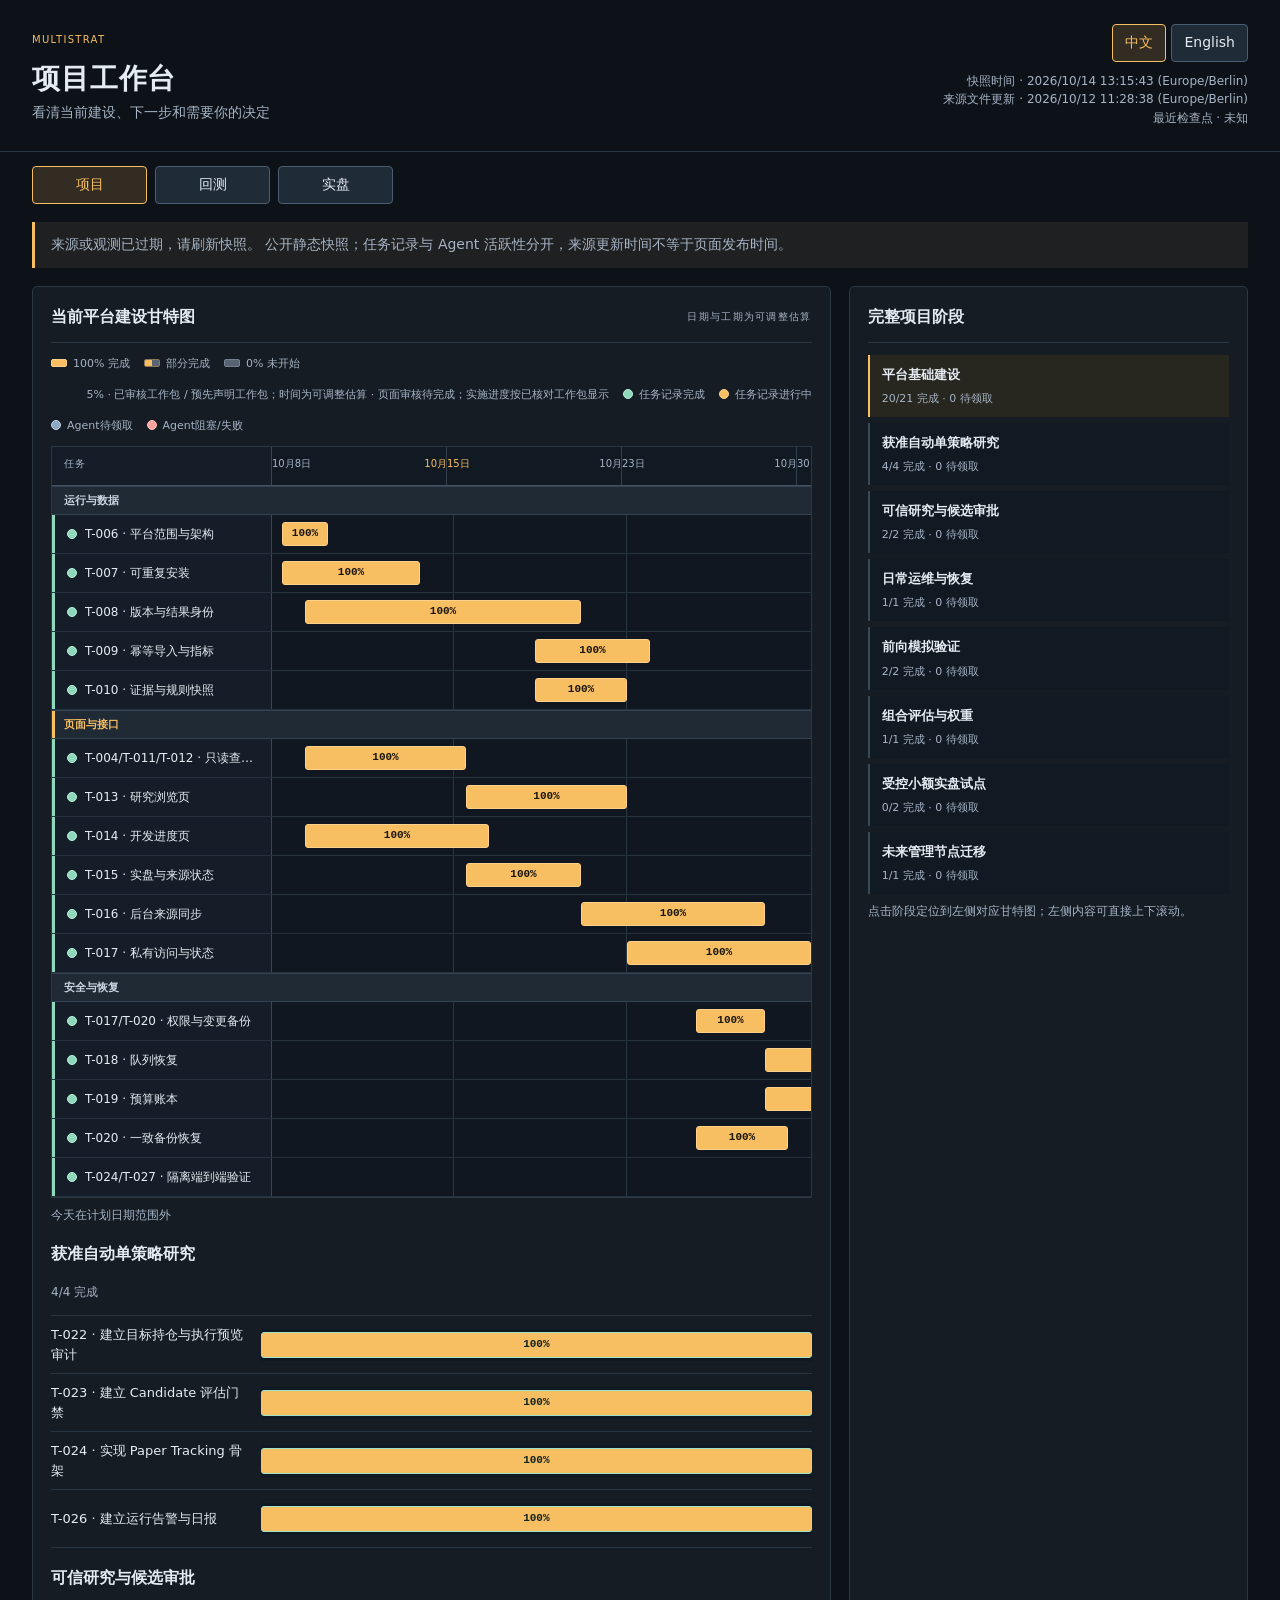
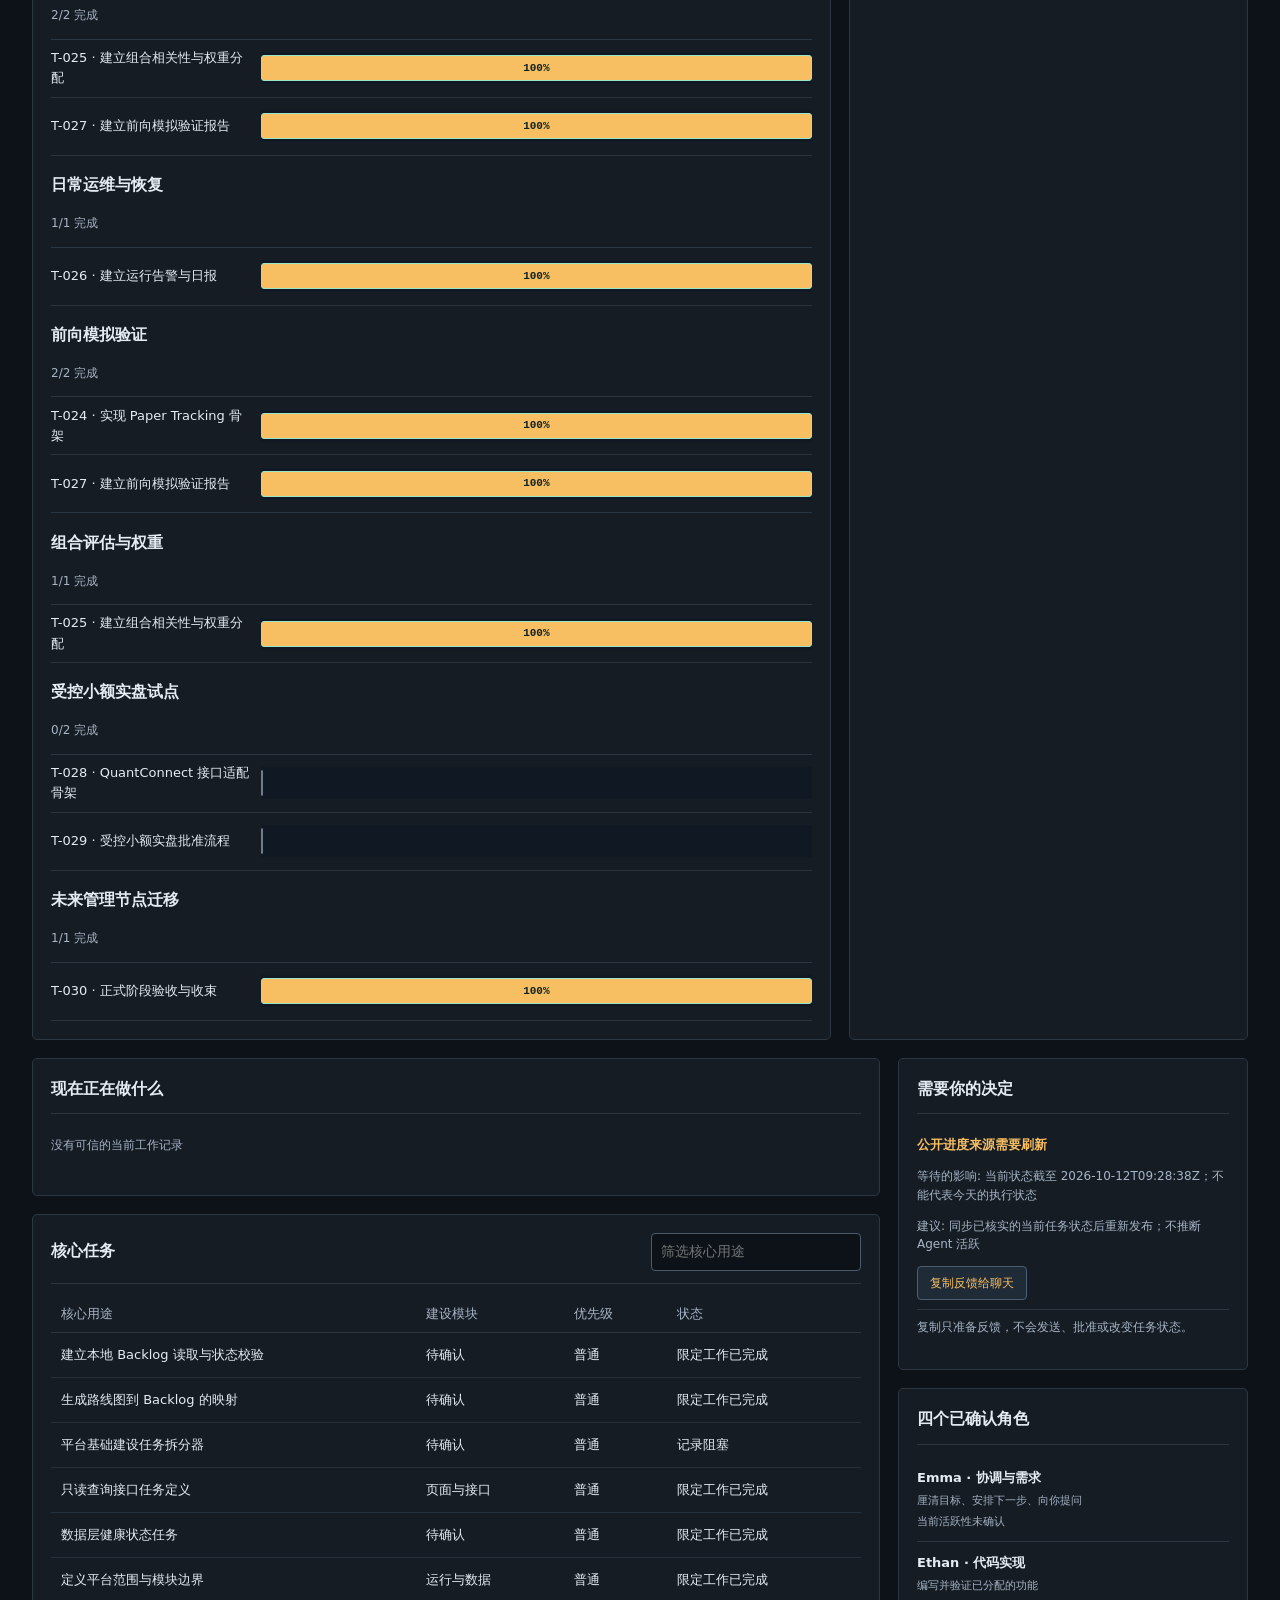
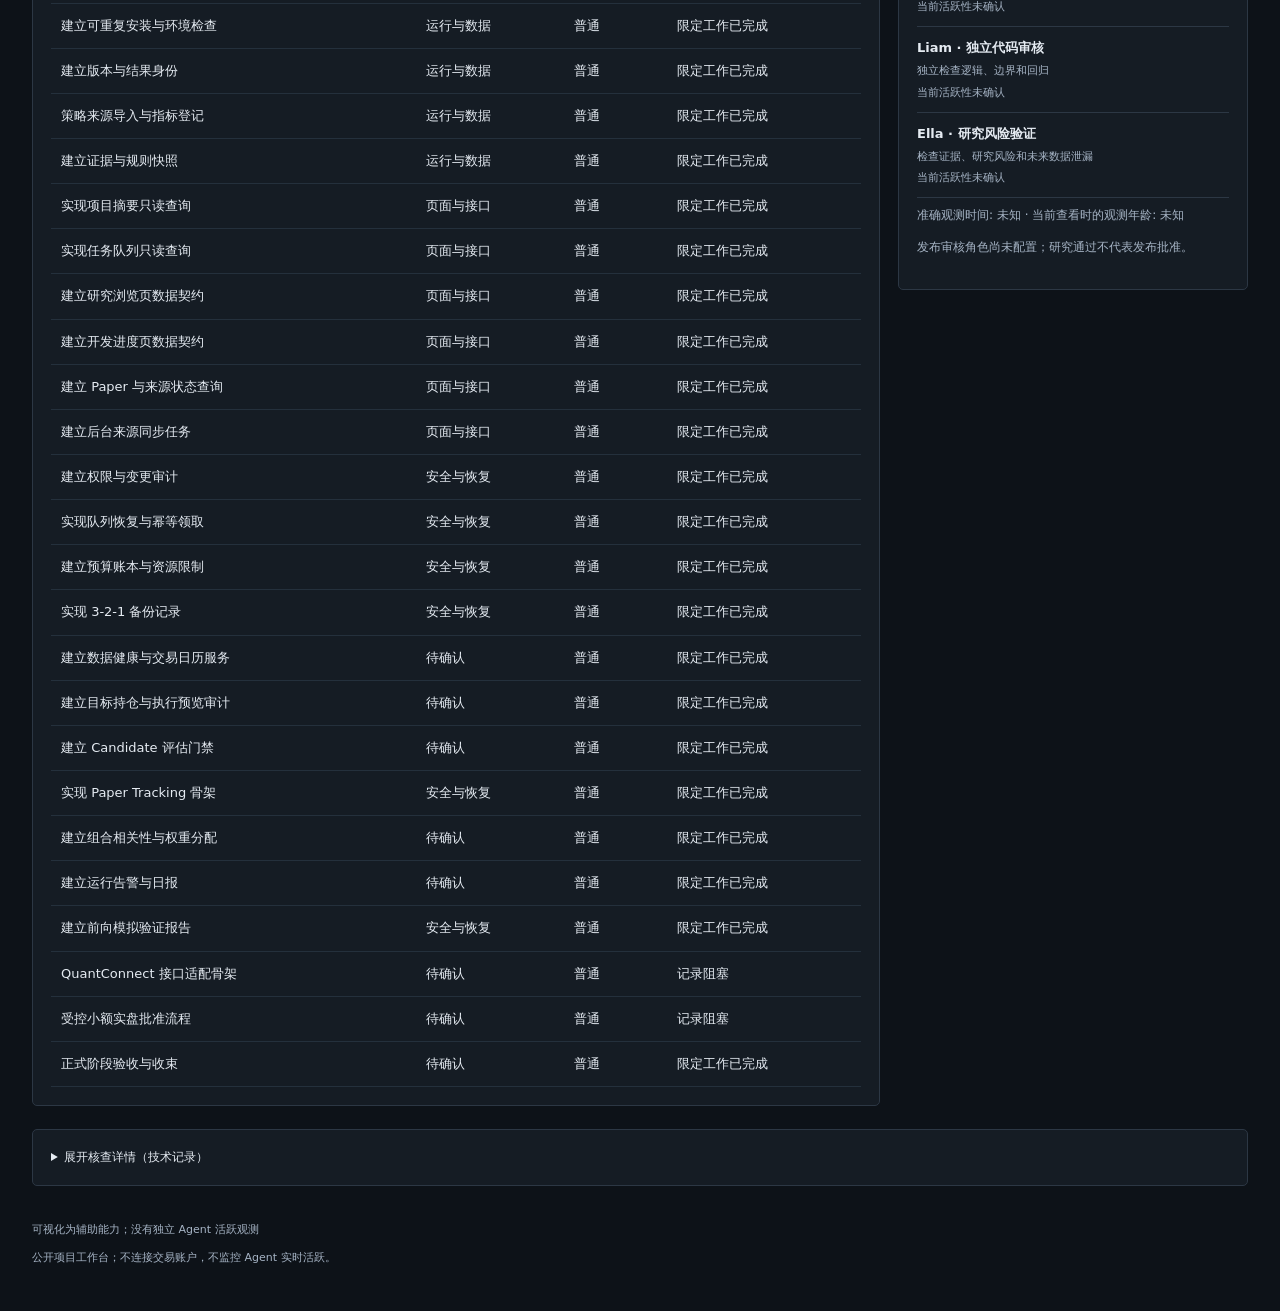
<file: index.html>
<!doctype html>
<html lang="zh-CN"><head><meta charset="utf-8"><meta name="viewport" content="width=device-width,initial-scale=1">
<meta http-equiv="Content-Security-Policy" content="default-src 'none'; script-src 'unsafe-inline'; style-src 'unsafe-inline'; img-src 'none'; connect-src 'none'; base-uri 'none'; form-action 'none'">
<meta name="multistrat-console-version" content="multistrat-workspace-v4"><title>MultiStrat</title><style>:root{color-scheme:dark;--bg:#0d1218;--panel:#151c24;--line:#2c3744;--text:#e5ebf2;--muted:#a6b4c5;--amber:#f7be62;--green:#90d8bc;--red:#ffa49d}*{box-sizing:border-box}body{margin:0;background:var(--bg);color:var(--text);font:14px/1.55 system-ui,-apple-system,"Segoe UI",sans-serif}header,main{max-width:1600px;margin:auto;padding:24px 32px}header{display:flex;justify-content:space-between;align-items:center;border-bottom:1px solid var(--line)}h1{margin:7px 0 2px;font-size:28px;letter-spacing:.03em}header p{margin:0;color:var(--muted)}h2{font-size:16px;margin:0}.eyebrow,.section-title>span{font-size:10px;letter-spacing:.13em;color:var(--muted)}.eyebrow{color:var(--amber)}.version{font-size:12px;color:var(--amber);border:1px solid #755c36;padding:3px 8px;vertical-align:middle}.header-time{text-align:right;font-size:12px;color:var(--muted);max-width:380px}.health{border-left:3px solid var(--amber);background:#1f2021;padding:12px 16px;color:var(--muted);margin-bottom:18px}.health strong{color:var(--amber)}.metrics{display:grid;grid-template-columns:repeat(4,1fr);gap:12px;margin-bottom:18px}.metric,.panel{background:var(--panel);border:1px solid var(--line);border-radius:5px}.metric{padding:15px 18px}.metric .value{font:600 27px/1.25 ui-monospace,Consolas,monospace;color:var(--text)}.metric .label{color:var(--muted);margin-top:6px;font-size:12px}.metric .note{font-size:11px;color:var(--muted);margin-top:6px}.workspace{display:grid;grid-template-columns:minmax(0,1fr) 350px;gap:18px}.primary,aside{min-width:0}.panel{padding:18px;margin-bottom:18px}.section-title{display:flex;justify-content:space-between;align-items:center;gap:12px;padding-bottom:12px;border-bottom:1px solid var(--line);margin-bottom:12px}.caption,.muted{font-size:12px;color:var(--muted)}.caption{margin:8px 0 14px}.table-wrap{overflow:auto}table{width:100%;border-collapse:collapse;text-align:left;font-size:12px}th{font-weight:500;color:var(--muted);padding:8px 10px;border-bottom:1px solid var(--line);white-space:nowrap}td{vertical-align:top;padding:12px 10px;border-bottom:1px solid #24303c;overflow-wrap:anywhere}td:first-child{width:47%}td p{margin:5px 0 0;color:var(--muted)}.task-id{font-family:ui-monospace,Consolas,monospace}.pill{display:inline-block;padding:3px 7px;background:#263341;color:#c7d6e7;border:1px solid #3a4c60;border-radius:3px;font-size:11px;white-space:normal}.pill.completed{color:var(--green);background:#18382e;border-color:#2b5e4c}.pill.running,.pill.waiting_human{color:var(--amber);background:#342d20;border-color:#645239}.pill.failed{color:var(--red);background:#3e2628;border-color:#674047}input{background:var(--bg);border:1px solid #4a5a6b;color:var(--text);padding:7px 9px;border-radius:4px;font:inherit;width:210px}label{font-size:12px;color:var(--muted)}:focus-visible{outline:2px solid var(--amber);outline-offset:3px}.skip{position:absolute;left:16px;top:-80px;color:var(--text);background:var(--panel);padding:10px}.skip:focus{top:12px;z-index:10}.module-grid{display:grid;grid-template-columns:repeat(2,minmax(0,1fr));gap:10px}.module{padding:12px;background:#111923;border:1px solid var(--line);border-radius:4px}.module h3{font-size:13px;margin:0 0 6px}.module p{font-size:11px;color:var(--muted);margin:0}.item{border-bottom:1px solid var(--line);padding:10px 0;overflow-wrap:anywhere}.item:last-child{border-bottom:none}.item h3{font-size:13px;margin:0 0 5px}.item p{font-size:12px;color:var(--muted);margin:4px 0}.highlight{color:var(--amber)}ul{padding-left:19px}li{padding:3px 0;font-size:12px;color:var(--muted)}.current-title{font-size:16px;font-family:ui-monospace,Consolas,monospace;overflow-wrap:anywhere}.daily-grid{display:grid;grid-template-columns:repeat(3,minmax(0,1fr));gap:16px}.daily-day h3{font-size:14px;color:var(--amber)}details{border-bottom:1px solid var(--line);padding:8px 0}summary{cursor:pointer;font-size:12px;overflow-wrap:anywhere}details p{font-size:12px;color:var(--muted);overflow-wrap:anywhere}footer{font-size:11px;color:var(--muted);padding:6px 0 24px;overflow-wrap:anywhere}.empty{color:var(--muted);font-size:12px;padding:10px 0}@media(max-width:1050px){.workspace{grid-template-columns:1fr}.daily-grid{grid-template-columns:repeat(2,minmax(0,1fr))}aside{display:grid;grid-template-columns:repeat(2,minmax(0,1fr));gap:14px}aside .panel{margin-bottom:0}aside{margin-bottom:18px}.metrics{grid-template-columns:repeat(2,1fr)}}@media(max-width:600px){header,main{padding:18px 14px}header{align-items:flex-start;flex-direction:column;gap:12px}.header-time{text-align:left}h1{font-size:24px}.metrics{gap:8px}.metric{padding:12px}.metric .value{font-size:22px}.workspace{gap:0}.panel{padding:13px}aside,.daily-grid,.module-grid{grid-template-columns:1fr}.section-title{align-items:flex-start;flex-wrap:wrap}input{width:170px}table{min-width:690px}.health{padding:10px 12px}.section-title>span{font-size:9px}}

/* Workstation v2 */
button{font:inherit;color:var(--text);background:#202b38;border:1px solid #4b5d71;border-radius:4px;padding:7px 12px;cursor:pointer}button[aria-pressed=true],button[aria-selected=true]{border-color:var(--amber);color:var(--amber);background:#332c22}.header-tools{display:flex;flex-direction:column;align-items:flex-end;gap:10px}.language{display:flex;gap:5px}nav{max-width:1600px;margin:0 auto;padding:14px 32px 0;display:flex;gap:8px}nav button{min-width:115px}main{padding-top:18px}.plan-layout{display:grid;grid-template-columns:minmax(0,2fr) minmax(270px,1fr);gap:18px}.progress-title{font-size:18px;margin:6px 0 10px;color:var(--amber)}.gantt-axis{display:flex;justify-content:space-between;margin:20px 0 7px 210px;font-size:11px;color:var(--muted)}.gantt-axis span:nth-child(2){color:var(--amber)}.gantt-row{display:grid;grid-template-columns:200px minmax(0,1fr);gap:10px;align-items:center;min-height:68px;border-bottom:1px solid #273441}.gantt-label strong{font-size:13px;display:block}.gantt-label small{font-size:10px;color:var(--muted);display:block;margin-top:4px}.gantt-row.active .gantt-label strong{color:var(--amber)}.gantt-track{position:relative;height:42px;background:repeating-linear-gradient(90deg,transparent,transparent calc(25% - 1px),#34414e calc(25% - 1px),#34414e 25%)}.gantt-bar{position:absolute;top:8px;height:27px;background:#30435a;border:1px solid #597390;border-radius:3px;font-size:11px;padding:4px 5px;white-space:nowrap;overflow:hidden}.active .gantt-bar{background:#59442c;border-color:var(--amber);color:#ffe0b0}.today-line{position:absolute;top:0;bottom:0;width:2px;background:var(--amber);z-index:1}.stage{padding:10px 12px;border-left:2px solid #384958;margin:0 0 6px;background:#111923}.stage strong{font-size:13px;display:block}.stage small{display:block;color:var(--amber);font-size:11px;margin-top:5px}.stage.current{border-color:var(--amber);background:#27261f}.subphase{font-size:11px;color:var(--muted);padding:4px 8px;margin-top:4px;border-left:2px solid #3d454b}.subphase.selected{color:var(--amber);border-color:var(--amber)}.deliverable{display:flex;justify-content:space-between;gap:10px;font-size:12px;border-bottom:1px solid var(--line);padding:8px 0}.role-item{padding:11px 0;border-bottom:1px solid var(--line)}.role-item h3{font-size:13px;margin:0}.role-item p{font-size:11px;color:var(--muted);margin:4px 0}.role-state{font-size:11px;display:block;color:var(--muted)}.role-state.working{color:var(--amber)}.decision{padding:9px 0;border-bottom:1px solid var(--line)}.decision h3{font-size:13px;margin:0 0 6px;color:var(--amber)}.decision p{font-size:12px;color:var(--muted)}textarea{width:100%;min-height:80px;margin-top:9px;color:var(--text);background:var(--bg);border:1px solid var(--line);padding:8px}.action{font-size:12px;color:var(--amber)}.placeholder{min-height:230px;padding:35px}.placeholder h2{font-size:22px;margin-bottom:18px}.placeholder p{max-width:700px;color:var(--muted)}[hidden]{display:none!important}.audit{margin-top:5px}td:first-child{width:45%}table{font-size:13px}footer{padding-bottom:10px}.current-title{font-family:inherit;font-size:21px;margin:8px 0 12px}.current-title+p{font-size:14px}#current-body p{color:var(--muted)}
@media(max-width:1050px){.plan-layout{grid-template-columns:minmax(0,2fr) minmax(230px,1fr)}.gantt-row{grid-template-columns:150px minmax(0,1fr)}.gantt-axis{margin-left:160px}}
@media(max-width:720px){.plan-layout{grid-template-columns:1fr}.header-tools{align-items:flex-start}.gantt-row{grid-template-columns:1fr;gap:5px;padding:10px 0}.gantt-axis{margin-left:0}.gantt-track{height:38px}.gantt-label small{display:inline;margin-left:8px}.gantt-label strong{display:inline}nav{padding:12px 14px 0}nav button{min-width:0;flex:1}.workspace{grid-template-columns:1fr}table{min-width:520px}.deliverable{flex-direction:column;gap:3px}}

/* All predeclared deliverables remain visible under their timeline group. */
.gantt-children{padding:4px 12px 14px;border-bottom:1px solid var(--line)}.gantt-children .deliverable{display:grid;grid-template-columns:minmax(0,1fr) minmax(0,1.2fr);padding:7px 0;overflow-wrap:anywhere}.block-progress{font-size:12px;color:var(--text);margin-top:5px}.gantt-label .caption{margin:3px 0}.gantt-row{min-height:108px}@media(max-width:720px){.gantt-children .deliverable{grid-template-columns:1fr;gap:3px}.gantt-children{padding-left:5px;padding-right:5px}.gantt-label .block-progress{display:block}}

/* Standard task-row Gantt. The label column remains aligned while the whole chart scrolls. */
.gantt-legend{display:flex;align-items:center;gap:14px;flex-wrap:wrap;font-size:11px;color:var(--muted);margin:2px 0 12px}.legend-item{display:inline-flex;align-items:center;gap:6px}.legend-item i{width:16px;height:8px;border-radius:2px;background:#596473;border:1px solid #758191}.legend-item i.complete{background:var(--amber);border-color:#ffd18a}.legend-item i.partial{background:linear-gradient(90deg,var(--amber) 50%,#596473 50%);border-color:#8c795a}.legend-basis{margin-left:auto}.gantt-scroll{overflow-x:auto;overscroll-behavior-inline:contain;border:1px solid var(--line);background:#101720}.gantt-chart{--gantt-label:220px;position:relative;min-width:920px}.gantt-head,.gantt-row{display:grid;grid-template-columns:var(--gantt-label) minmax(0,1fr);min-height:38px}.gantt-head{position:sticky;top:0;z-index:5;background:#111923;border-bottom:1px solid #45515f}.gantt-name-head,.gantt-label{position:sticky;left:0;z-index:4;background:#151e28;border-right:1px solid #3a4755;padding:9px 12px;white-space:nowrap;overflow:hidden;text-overflow:ellipsis}.gantt-name-head{font-size:10px;color:var(--muted);letter-spacing:.08em;text-transform:uppercase}.gantt-axis{position:relative;margin:0;height:38px;background:repeating-linear-gradient(90deg,transparent,transparent calc(25% - 1px),#33404e calc(25% - 1px),#33404e 25%)}.gantt-axis span{position:absolute;top:9px;transform:translateX(-50%);font-size:10px;color:var(--muted);white-space:nowrap}.gantt-axis span:first-child{transform:none}.gantt-axis span:last-child{transform:translateX(-100%)}.gantt-group{display:grid;grid-template-columns:var(--gantt-label) minmax(0,1fr);min-height:28px;background:#202a35;border-top:1px solid #344352;border-bottom:1px solid #344352}.gantt-group-title{position:sticky;left:0;z-index:4;grid-column:1/-1;padding:5px 12px;color:#cbd5e1;font-size:11px;font-weight:650;background:#202a35}.gantt-group.active .gantt-group-title{color:var(--amber);box-shadow:inset 3px 0 var(--amber)}.gantt-row{border-bottom:1px solid #26333f;align-items:stretch}.gantt-label{font-size:12px;line-height:20px}.gantt-track{position:relative;height:auto;min-height:38px;background:repeating-linear-gradient(90deg,transparent,transparent calc(25% - 1px),#2b3743 calc(25% - 1px),#2b3743 25%)}.gantt-bar{position:absolute;top:7px;height:24px;min-width:38px;padding:0;border:1px solid #707c8a;border-radius:3px;background:#535e6b;overflow:hidden;color:#f8fbff}.gantt-fill{position:absolute;inset:0 auto 0 0;background:var(--amber)}.gantt-bar.complete{background:var(--amber);border-color:#ffd18a;color:#1a160e}.gantt-bar.not-started{background:#535e6b}.gantt-bar.unreviewed{background:repeating-linear-gradient(135deg,#535e6b,#535e6b 5px,#424c58 5px,#424c58 10px)}.gantt-value{position:absolute;inset:0;display:grid;place-items:center;font:700 11px/1 ui-monospace,Consolas,monospace;color:inherit;text-shadow:0 1px 2px #101418;z-index:2}.gantt-bar.complete .gantt-value{text-shadow:none}.gantt-today{position:absolute;top:38px;bottom:0;width:2px;background:var(--amber);z-index:3;pointer-events:none;box-shadow:0 0 0 1px #17120a}.gantt-today:before{content:"";position:absolute;top:0;left:-3px;border-left:4px solid transparent;border-right:4px solid transparent;border-top:6px solid var(--amber)}
@media(max-width:1050px){.gantt-chart{--gantt-label:190px}.gantt-head,.gantt-row{grid-template-columns:var(--gantt-label) minmax(0,1fr)}.gantt-axis{margin:0}}
@media(max-width:720px){.gantt-scroll{margin-left:-4px;margin-right:-4px}.gantt-chart{--gantt-label:170px;min-width:860px}.gantt-head,.gantt-row{grid-template-columns:var(--gantt-label) minmax(0,1fr);padding:0;gap:0;min-height:38px}.gantt-label{display:block;padding:9px 10px}.gantt-track{height:auto}.legend-basis{width:100%;margin-left:0}}
.legend-item i.agent-completed{background:var(--green);border-color:#b9f0d9;border-radius:50%;width:10px;height:10px}.legend-item i.agent-running{background:var(--amber);border-color:#ffd18a;border-radius:50%;width:10px;height:10px}.legend-item i.agent-ready{background:#8fa8c2;border-color:#c5d5e5;border-radius:50%;width:10px;height:10px}.legend-item i.agent-blocked{background:var(--red);border-color:#ffc0bb;border-radius:50%;width:10px;height:10px}.gantt-row.agent-completed .gantt-label{border-left:3px solid var(--green)}.gantt-row.agent-running .gantt-label{border-left:3px solid var(--amber)}.gantt-row.agent-ready .gantt-label{border-left:3px solid #8fa8c2}.gantt-row.agent-blocked .gantt-label,.gantt-row.agent-failed .gantt-label{border-left:3px solid var(--red)}
.agent-marker{display:inline-block;width:10px;height:10px;margin-right:8px;border-radius:50%;vertical-align:middle;border:1px solid #758191}.agent-marker.agent-completed{background:var(--green);border-color:#b9f0d9}.agent-marker.agent-running{background:var(--amber);border-color:#ffd18a}.agent-marker.agent-ready{background:#8fa8c2;border-color:#c5d5e5}.agent-marker.agent-blocked,.agent-marker.agent-failed{background:var(--red);border-color:#ffc0bb}.agent-marker.agent-unknown{background:#596473}
/* Stage journey navigation */
.stage-button{display:block;width:100%;text-align:left;border:0;background:transparent;padding:0;color:inherit}.stage-button small{display:block;color:var(--muted);font-size:11px;margin-top:5px}.stage-task-list{margin-top:8px;border-top:1px solid var(--line)}.stage-task{display:flex;justify-content:space-between;padding:6px 0;border-bottom:1px solid var(--line);font-size:11px}.stage-task-status.completed{color:#9be3c8}.stage-task-status.running{color:var(--amber)}.stage-task-status.ready{color:#a8bfd8}.stage-task-status.blocked,.stage-task-status.failed{color:#ffaaa5}
/* Stage-specific execution view */
.stage-gantt{border-top:1px solid var(--line)}.stage-gantt-row{display:grid;grid-template-columns:200px minmax(0,1fr);gap:10px;align-items:center;min-height:58px;border-bottom:1px solid #273441}.stage-gantt-label{font-size:13px;color:var(--text)}.stage-gantt-track{position:relative;height:32px;background:#101923}.stage-gantt-row .gantt-bar{top:3px;height:26px;min-width:2px}.stage-gantt-row.complete .gantt-bar{background:#9be3c8;color:#10231d;border-color:#9be3c8}.stage-gantt-row.partial .gantt-bar{background:var(--amber);color:#241b0d;border-color:var(--amber)}
</style></head><body>
<a class="skip" href="#current" data-i18n="skip"></a>
<header><div><span class="eyebrow">MULTISTRAT</span><h1 data-i18n="title"></h1><p data-i18n="subtitle"></p></div><div class="header-tools"><div class="language"><button id="lang-zh" lang="zh" aria-label="中文">中文</button><button id="lang-en" lang="en" aria-label="English">English</button></div><div id="snapshot-time" class="header-time"></div></div></header>
<nav id="tabs" role="tablist"><button id="tab-project" role="tab" aria-controls="project" data-i18n="project"></button><button id="tab-backtests" role="tab" aria-controls="backtests" data-i18n="backtests"></button><button id="tab-live" role="tab" aria-controls="live" data-i18n="live"></button></nav>
<main><section id="health" class="health"></section>
<div id="project" role="tabpanel" aria-labelledby="tab-project"><div class="plan-layout"><section class="panel"><div class="section-title"><h2 data-i18n="buildTimeline"></h2><span data-i18n="provisional"></span></div><div id="progress-summary"></div><div id="gantt"></div></section><section class="panel"><div class="section-title"><h2 data-i18n="fullRoadmap"></h2></div><div id="stages"></div></section></div>
<div class="workspace"><div class="primary"><section class="panel" id="current"><div class="section-title"><h2 data-i18n="currentWork"></h2></div><div id="current-body"></div></section><section class="panel" id="tasks"><div class="section-title"><h2 data-i18n="coreTasks"></h2><input id="filter" type="search"></div><div class="table-wrap"><table><thead><tr><th data-i18n="purpose"></th><th data-i18n="constructionBlock"></th><th data-i18n="priority"></th><th data-i18n="status"></th></tr></thead><tbody id="task-rows"></tbody></table></div></section></div>
<aside><section class="panel"><div class="section-title"><h2 data-i18n="decisionSupport"></h2></div><div id="decisions"></div><p class="caption" data-i18n="copyNotice"></p></section><section class="panel"><div class="section-title"><h2 data-i18n="agentRoles"></h2></div><div id="roles"></div><p id="observed-at" class="caption"></p><p class="caption" data-i18n="publicationRole"></p></section></aside></div>
<details class="panel audit"><summary data-i18n="auditDetails"></summary><div id="audit"></div></details></div>
<section id="backtests" role="tabpanel" aria-labelledby="tab-backtests" hidden class="panel placeholder"><h2 data-i18n="backtestReserved"></h2><p data-i18n="backtestEmpty"></p></section>
<section id="live" role="tabpanel" aria-labelledby="tab-live" hidden class="panel placeholder"><h2 data-i18n="liveReserved"></h2><p data-i18n="liveEmpty"></p></section>
<footer id="footer"></footer></main><script id="snapshot" type="application/json">{"schema_version": "local-progress.v1", "public_schema": "current-workspace.v1", "consoleVersion": "multistrat-workspace-v4", "projectKey": "multistrat-cloud-2026-10-06", "startedAt": "2026-10-06", "public_static": true, "generated_at": "2026-10-14T11:15:43.013571Z", "daily_timezone": "Europe/Berlin", "source": {"status": "stale", "modified_at": "2026-10-12T09:28:38Z", "last_checkpoint_at": null, "age_seconds": 179225.013571, "stale_limit_seconds": 1800, "reason": "Repository backlog snapshot; not live Agent observation"}, "modules": [], "roadmap": {"status": "local_plan"}, "tasks": [{"id": "T-001", "status": "completed", "dependencies": [], "acceptance": [], "checkpoint": "", "history": [], "executor_status": "unknown"}, {"id": "T-002", "status": "completed", "dependencies": [], "acceptance": [], "checkpoint": "", "history": [], "executor_status": "unknown"}, {"id": "T-003", "status": "blocked", "dependencies": [], "acceptance": [], "checkpoint": "", "history": [], "executor_status": "unknown"}, {"id": "T-004", "status": "completed", "dependencies": [], "acceptance": [], "checkpoint": "", "history": [], "executor_status": "unknown"}, {"id": "T-005", "status": "completed", "dependencies": [], "acceptance": [], "checkpoint": "", "history": [], "executor_status": "unknown"}, {"id": "T-006", "status": "completed", "dependencies": [], "acceptance": [], "checkpoint": "", "history": [], "executor_status": "unknown"}, {"id": "T-007", "status": "completed", "dependencies": [], "acceptance": [], "checkpoint": "", "history": [], "executor_status": "unknown"}, {"id": "T-008", "status": "completed", "dependencies": [], "acceptance": [], "checkpoint": "", "history": [], "executor_status": "unknown"}, {"id": "T-009", "status": "completed", "dependencies": [], "acceptance": [], "checkpoint": "", "history": [], "executor_status": "unknown"}, {"id": "T-010", "status": "completed", "dependencies": [], "acceptance": [], "checkpoint": "", "history": [], "executor_status": "unknown"}, {"id": "T-011", "status": "completed", "dependencies": [], "acceptance": [], "checkpoint": "", "history": [], "executor_status": "unknown"}, {"id": "T-012", "status": "completed", "dependencies": [], "acceptance": [], "checkpoint": "", "history": [], "executor_status": "unknown"}, {"id": "T-013", "status": "completed", "dependencies": [], "acceptance": [], "checkpoint": "", "history": [], "executor_status": "unknown"}, {"id": "T-014", "status": "completed", "dependencies": [], "acceptance": [], "checkpoint": "", "history": [], "executor_status": "unknown"}, {"id": "T-015", "status": "completed", "dependencies": [], "acceptance": [], "checkpoint": "", "history": [], "executor_status": "unknown"}, {"id": "T-016", "status": "completed", "dependencies": [], "acceptance": [], "checkpoint": "", "history": [], "executor_status": "unknown"}, {"id": "T-017", "status": "completed", "dependencies": [], "acceptance": [], "checkpoint": "", "history": [], "executor_status": "unknown"}, {"id": "T-018", "status": "completed", "dependencies": [], "acceptance": [], "checkpoint": "", "history": [], "executor_status": "unknown"}, {"id": "T-019", "status": "completed", "dependencies": [], "acceptance": [], "checkpoint": "", "history": [], "executor_status": "unknown"}, {"id": "T-020", "status": "completed", "dependencies": [], "acceptance": [], "checkpoint": "", "history": [], "executor_status": "unknown"}, {"id": "T-021", "status": "completed", "dependencies": [], "acceptance": [], "checkpoint": "", "history": [], "executor_status": "unknown"}, {"id": "T-022", "status": "completed", "dependencies": [], "acceptance": [], "checkpoint": "", "history": [], "executor_status": "unknown"}, {"id": "T-023", "status": "completed", "dependencies": [], "acceptance": [], "checkpoint": "", "history": [], "executor_status": "unknown"}, {"id": "T-024", "status": "completed", "dependencies": [], "acceptance": [], "checkpoint": "", "history": [], "executor_status": "unknown"}, {"id": "T-025", "status": "completed", "dependencies": [], "acceptance": [], "checkpoint": "", "history": [], "executor_status": "unknown"}, {"id": "T-026", "status": "completed", "dependencies": [], "acceptance": [], "checkpoint": "", "history": [], "executor_status": "unknown"}, {"id": "T-027", "status": "completed", "dependencies": [], "acceptance": [], "checkpoint": "", "history": [], "executor_status": "unknown"}, {"id": "T-028", "status": "blocked", "dependencies": [], "acceptance": [], "checkpoint": "", "history": [], "executor_status": "unknown"}, {"id": "T-029", "status": "blocked", "dependencies": [], "acceptance": [], "checkpoint": "", "history": [], "executor_status": "unknown"}, {"id": "T-030", "status": "completed", "dependencies": [], "acceptance": [], "checkpoint": "", "history": [], "executor_status": "unknown"}], "current_task": null, "counts": {"completed": 27, "total": 30}, "blockers": [], "daily": [], "agents": [], "agent_observation": {"status": "unknown", "observed_at": null}, "implementation_role": "configured", "native_visualization": "not observed", "milestone_acceptance": "unverified", "presentation_schema": "workstation.v2", "task_views": [{"id": "T-001", "purpose": {"zh": "建立本地 Backlog 读取与状态校验", "en": "Local backlog reading and validation"}, "block": null, "priority": "normal", "status": "completed", "status_text": {"zh": "限定工作已完成", "en": "Bounded work complete"}}, {"id": "T-002", "purpose": {"zh": "生成路线图到 Backlog 的映射", "en": "Roadmap-to-backlog mapping"}, "block": null, "priority": "normal", "status": "completed", "status_text": {"zh": "限定工作已完成", "en": "Bounded work complete"}}, {"id": "T-003", "purpose": {"zh": "平台基础建设任务拆分器", "en": "Platform task decomposition"}, "block": null, "priority": "normal", "status": "blocked", "status_text": {"zh": "记录阻塞", "en": "Recorded blocked"}}, {"id": "T-004", "purpose": {"zh": "只读查询接口任务定义", "en": "Read-only query contract"}, "block": "B", "priority": "normal", "status": "completed", "status_text": {"zh": "限定工作已完成", "en": "Bounded work complete"}}, {"id": "T-005", "purpose": {"zh": "数据层健康状态任务", "en": "Data health task"}, "block": null, "priority": "normal", "status": "completed", "status_text": {"zh": "限定工作已完成", "en": "Bounded work complete"}}, {"id": "T-006", "purpose": {"zh": "定义平台范围与模块边界", "en": "Platform scope and module boundaries"}, "block": "A", "priority": "normal", "status": "completed", "status_text": {"zh": "限定工作已完成", "en": "Bounded work complete"}}, {"id": "T-007", "purpose": {"zh": "建立可重复安装与环境检查", "en": "Repeatable installation and environment checks"}, "block": "A", "priority": "normal", "status": "completed", "status_text": {"zh": "限定工作已完成", "en": "Bounded work complete"}}, {"id": "T-008", "purpose": {"zh": "建立版本与结果身份", "en": "Version and result identity"}, "block": "A", "priority": "normal", "status": "completed", "status_text": {"zh": "限定工作已完成", "en": "Bounded work complete"}}, {"id": "T-009", "purpose": {"zh": "策略来源导入与指标登记", "en": "Source imports and metric registration"}, "block": "A", "priority": "normal", "status": "completed", "status_text": {"zh": "限定工作已完成", "en": "Bounded work complete"}}, {"id": "T-010", "purpose": {"zh": "建立证据与规则快照", "en": "Evidence and policy snapshots"}, "block": "A", "priority": "normal", "status": "completed", "status_text": {"zh": "限定工作已完成", "en": "Bounded work complete"}}, {"id": "T-011", "purpose": {"zh": "实现项目摘要只读查询", "en": "Read-only project summary"}, "block": "B", "priority": "normal", "status": "completed", "status_text": {"zh": "限定工作已完成", "en": "Bounded work complete"}}, {"id": "T-012", "purpose": {"zh": "实现任务队列只读查询", "en": "Read-only task queue"}, "block": "B", "priority": "normal", "status": "completed", "status_text": {"zh": "限定工作已完成", "en": "Bounded work complete"}}, {"id": "T-013", "purpose": {"zh": "建立研究浏览页数据契约", "en": "Research browser data contract"}, "block": "B", "priority": "normal", "status": "completed", "status_text": {"zh": "限定工作已完成", "en": "Bounded work complete"}}, {"id": "T-014", "purpose": {"zh": "建立开发进度页数据契约", "en": "Development progress data contract"}, "block": "B", "priority": "normal", "status": "completed", "status_text": {"zh": "限定工作已完成", "en": "Bounded work complete"}}, {"id": "T-015", "purpose": {"zh": "建立 Paper 与来源状态查询", "en": "Paper and source status queries"}, "block": "B", "priority": "normal", "status": "completed", "status_text": {"zh": "限定工作已完成", "en": "Bounded work complete"}}, {"id": "T-016", "purpose": {"zh": "建立后台来源同步任务", "en": "Background source synchronization"}, "block": "B", "priority": "normal", "status": "completed", "status_text": {"zh": "限定工作已完成", "en": "Bounded work complete"}}, {"id": "T-017", "purpose": {"zh": "建立权限与变更审计", "en": "Permissions and change audit"}, "block": "C", "priority": "normal", "status": "completed", "status_text": {"zh": "限定工作已完成", "en": "Bounded work complete"}}, {"id": "T-018", "purpose": {"zh": "实现队列恢复与幂等领取", "en": "Queue recovery and idempotent claiming"}, "block": "C", "priority": "normal", "status": "completed", "status_text": {"zh": "限定工作已完成", "en": "Bounded work complete"}}, {"id": "T-019", "purpose": {"zh": "建立预算账本与资源限制", "en": "Budget ledger and resource limits"}, "block": "C", "priority": "normal", "status": "completed", "status_text": {"zh": "限定工作已完成", "en": "Bounded work complete"}}, {"id": "T-020", "purpose": {"zh": "实现 3-2-1 备份记录", "en": "3-2-1 backup records"}, "block": "C", "priority": "normal", "status": "completed", "status_text": {"zh": "限定工作已完成", "en": "Bounded work complete"}}, {"id": "T-021", "purpose": {"zh": "建立数据健康与交易日历服务", "en": "Data health and trading calendar"}, "block": null, "priority": "normal", "status": "completed", "status_text": {"zh": "限定工作已完成", "en": "Bounded work complete"}}, {"id": "T-022", "purpose": {"zh": "建立目标持仓与执行预览审计", "en": "Target positions and execution preview audit"}, "block": null, "priority": "normal", "status": "completed", "status_text": {"zh": "限定工作已完成", "en": "Bounded work complete"}}, {"id": "T-023", "purpose": {"zh": "建立 Candidate 评估门禁", "en": "Candidate evaluation gate"}, "block": null, "priority": "normal", "status": "completed", "status_text": {"zh": "限定工作已完成", "en": "Bounded work complete"}}, {"id": "T-024", "purpose": {"zh": "实现 Paper Tracking 骨架", "en": "Paper tracking foundations"}, "block": "C", "priority": "normal", "status": "completed", "status_text": {"zh": "限定工作已完成", "en": "Bounded work complete"}}, {"id": "T-025", "purpose": {"zh": "建立组合相关性与权重分配", "en": "Portfolio correlation and allocation"}, "block": null, "priority": "normal", "status": "completed", "status_text": {"zh": "限定工作已完成", "en": "Bounded work complete"}}, {"id": "T-026", "purpose": {"zh": "建立运行告警与日报", "en": "Operational alerts and daily report"}, "block": null, "priority": "normal", "status": "completed", "status_text": {"zh": "限定工作已完成", "en": "Bounded work complete"}}, {"id": "T-027", "purpose": {"zh": "建立前向模拟验证报告", "en": "Forward simulation validation report"}, "block": "C", "priority": "normal", "status": "completed", "status_text": {"zh": "限定工作已完成", "en": "Bounded work complete"}}, {"id": "T-028", "purpose": {"zh": "QuantConnect 接口适配骨架", "en": "QuantConnect adapter foundations"}, "block": null, "priority": "normal", "status": "blocked", "status_text": {"zh": "记录阻塞", "en": "Recorded blocked"}}, {"id": "T-029", "purpose": {"zh": "受控小额实盘批准流程", "en": "Controlled live approval process"}, "block": null, "priority": "normal", "status": "blocked", "status_text": {"zh": "记录阻塞", "en": "Recorded blocked"}}, {"id": "T-030", "purpose": {"zh": "正式阶段验收与收束", "en": "Formal stage acceptance and closure"}, "block": null, "priority": "normal", "status": "completed", "status_text": {"zh": "限定工作已完成", "en": "Bounded work complete"}}], "stage_views": [{"id": "M0", "tasks": [{"id": "T-001", "title": "建立本地 Backlog 读取与状态校验", "status": "completed", "labels": {"zh": "建立本地 Backlog 读取与状态校验", "en": "Local backlog reading and validation"}}, {"id": "T-002", "title": "生成路线图到 Backlog 的映射", "status": "completed", "labels": {"zh": "生成路线图到 Backlog 的映射", "en": "Roadmap-to-backlog mapping"}}, {"id": "T-003", "title": "平台基础建设任务拆分器", "status": "blocked", "labels": {"zh": "平台基础建设任务拆分器", "en": "Platform task decomposition"}}, {"id": "T-004", "title": "只读查询接口任务定义", "status": "completed", "labels": {"zh": "只读查询接口任务定义", "en": "Read-only query contract"}}, {"id": "T-005", "title": "数据层健康状态任务", "status": "completed", "labels": {"zh": "数据层健康状态任务", "en": "Data health task"}}, {"id": "T-006", "title": "定义平台范围与模块边界", "status": "completed", "labels": {"zh": "定义平台范围与模块边界", "en": "Platform scope and module boundaries"}}, {"id": "T-007", "title": "建立可重复安装与环境检查", "status": "completed", "labels": {"zh": "建立可重复安装与环境检查", "en": "Repeatable installation and environment checks"}}, {"id": "T-008", "title": "建立版本与结果身份", "status": "completed", "labels": {"zh": "建立版本与结果身份", "en": "Version and result identity"}}, {"id": "T-009", "title": "策略来源导入与指标登记", "status": "completed", "labels": {"zh": "策略来源导入与指标登记", "en": "Source imports and metric registration"}}, {"id": "T-010", "title": "建立证据与规则快照", "status": "completed", "labels": {"zh": "建立证据与规则快照", "en": "Evidence and policy snapshots"}}, {"id": "T-011", "title": "实现项目摘要只读查询", "status": "completed", "labels": {"zh": "实现项目摘要只读查询", "en": "Read-only project summary"}}, {"id": "T-012", "title": "实现任务队列只读查询", "status": "completed", "labels": {"zh": "实现任务队列只读查询", "en": "Read-only task queue"}}, {"id": "T-013", "title": "建立研究浏览页数据契约", "status": "completed", "labels": {"zh": "建立研究浏览页数据契约", "en": "Research browser data contract"}}, {"id": "T-014", "title": "建立开发进度页数据契约", "status": "completed", "labels": {"zh": "建立开发进度页数据契约", "en": "Development progress data contract"}}, {"id": "T-015", "title": "建立 Paper 与来源状态查询", "status": "completed", "labels": {"zh": "建立 Paper 与来源状态查询", "en": "Paper and source status queries"}}, {"id": "T-016", "title": "建立后台来源同步任务", "status": "completed", "labels": {"zh": "建立后台来源同步任务", "en": "Background source synchronization"}}, {"id": "T-017", "title": "建立权限与变更审计", "status": "completed", "labels": {"zh": "建立权限与变更审计", "en": "Permissions and change audit"}}, {"id": "T-018", "title": "实现队列恢复与幂等领取", "status": "completed", "labels": {"zh": "实现队列恢复与幂等领取", "en": "Queue recovery and idempotent claiming"}}, {"id": "T-019", "title": "建立预算账本与资源限制", "status": "completed", "labels": {"zh": "建立预算账本与资源限制", "en": "Budget ledger and resource limits"}}, {"id": "T-020", "title": "实现 3-2-1 备份记录", "status": "completed", "labels": {"zh": "实现 3-2-1 备份记录", "en": "3-2-1 backup records"}}, {"id": "T-021", "title": "建立数据健康与交易日历服务", "status": "completed", "labels": {"zh": "建立数据健康与交易日历服务", "en": "Data health and trading calendar"}}], "total": 21, "completed": 20, "ready": 0, "running": 0, "blocked": 1}, {"id": "M0.5", "tasks": [{"id": "T-022", "title": "建立目标持仓与执行预览审计", "status": "completed", "labels": {"zh": "建立目标持仓与执行预览审计", "en": "Target positions and execution preview audit"}}, {"id": "T-023", "title": "建立 Candidate 评估门禁", "status": "completed", "labels": {"zh": "建立 Candidate 评估门禁", "en": "Candidate evaluation gate"}}, {"id": "T-024", "title": "实现 Paper Tracking 骨架", "status": "completed", "labels": {"zh": "实现 Paper Tracking 骨架", "en": "Paper tracking foundations"}}, {"id": "T-026", "title": "建立运行告警与日报", "status": "completed", "labels": {"zh": "建立运行告警与日报", "en": "Operational alerts and daily report"}}], "total": 4, "completed": 4, "ready": 0, "running": 0, "blocked": 0}, {"id": "M1", "tasks": [{"id": "T-025", "title": "建立组合相关性与权重分配", "status": "completed", "labels": {"zh": "建立组合相关性与权重分配", "en": "Portfolio correlation and allocation"}}, {"id": "T-027", "title": "建立前向模拟验证报告", "status": "completed", "labels": {"zh": "建立前向模拟验证报告", "en": "Forward simulation validation report"}}], "total": 2, "completed": 2, "ready": 0, "running": 0, "blocked": 0}, {"id": "OPS", "tasks": [{"id": "T-026", "title": "建立运行告警与日报", "status": "completed", "labels": {"zh": "建立运行告警与日报", "en": "Operational alerts and daily report"}}], "total": 1, "completed": 1, "ready": 0, "running": 0, "blocked": 0}, {"id": "PAPER", "tasks": [{"id": "T-024", "title": "实现 Paper Tracking 骨架", "status": "completed", "labels": {"zh": "实现 Paper Tracking 骨架", "en": "Paper tracking foundations"}}, {"id": "T-027", "title": "建立前向模拟验证报告", "status": "completed", "labels": {"zh": "建立前向模拟验证报告", "en": "Forward simulation validation report"}}], "total": 2, "completed": 2, "ready": 0, "running": 0, "blocked": 0}, {"id": "PORTFOLIO", "tasks": [{"id": "T-025", "title": "建立组合相关性与权重分配", "status": "completed", "labels": {"zh": "建立组合相关性与权重分配", "en": "Portfolio correlation and allocation"}}], "total": 1, "completed": 1, "ready": 0, "running": 0, "blocked": 0}, {"id": "LIVE", "tasks": [{"id": "T-028", "title": "QuantConnect 接口适配骨架", "status": "blocked", "labels": {"zh": "QuantConnect 接口适配骨架", "en": "QuantConnect adapter foundations"}}, {"id": "T-029", "title": "受控小额实盘批准流程", "status": "blocked", "labels": {"zh": "受控小额实盘批准流程", "en": "Controlled live approval process"}}], "total": 2, "completed": 0, "ready": 0, "running": 0, "blocked": 2}, {"id": "MIGRATION", "tasks": [{"id": "T-030", "title": "正式阶段验收与收束", "status": "completed", "labels": {"zh": "正式阶段验收与收束", "en": "Formal stage acceptance and closure"}}], "total": 1, "completed": 1, "ready": 0, "running": 0, "blocked": 0}], "roles": [{"id": "coordinator", "name": {"zh": "Emma · 协调与需求", "en": "Emma · Coordination"}, "responsibility": {"zh": "厘清目标、安排下一步、向你提问", "en": "Clarify goals, coordinate work and ask for decisions"}, "state": "unconfirmed", "active_instances": 0}, {"id": "implementation", "name": {"zh": "Ethan · 代码实现", "en": "Ethan · Implementation"}, "responsibility": {"zh": "编写并验证已分配的功能", "en": "Build and verify assigned features"}, "state": "unconfirmed", "active_instances": 0}, {"id": "code_review", "name": {"zh": "Liam · 独立代码审核", "en": "Liam · Independent code review"}, "responsibility": {"zh": "独立检查逻辑、边界和回归", "en": "Independently check logic, edge cases and regressions"}, "state": "unconfirmed", "active_instances": 0}, {"id": "research_validation", "name": {"zh": "Ella · 研究风险验证", "en": "Ella · Research validation"}, "responsibility": {"zh": "检查证据、研究风险和未来数据泄漏", "en": "Check evidence, research risk and future-data leakage"}, "state": "unconfirmed", "active_instances": 0}], "decisions": [{"issue_id": "public-freshness", "title": {"zh": "公开进度来源需要刷新", "en": "Refresh the public progress source"}, "effect": {"zh": "当前状态截至 2026-10-12T09:28:38Z；不能代表今天的执行状态", "en": "Records are as of 2026-10-12T09:28:38Z; current activity is unknown"}, "recommendation": {"zh": "同步已核实的当前任务状态后重新发布；不推断 Agent 活跃", "en": "Republish after verified task updates; do not infer Agent activity"}, "feedback": {"zh": "请核实并更新当前项目任务状态。", "en": "Please verify and refresh current project task states."}}], "construction": {"version": "M0-standard-gantt-1", "reviewed": false, "percent": 5.0, "completed_packages": 4, "total_packages": 80, "denominator": 16, "basis": {"zh": "已审核工作包 / 预先声明工作包；时间为可调整估算", "en": "Reviewed work packages / predeclared work packages; timing is adjustable"}, "blocks": [{"id": "A", "start": "2026-10-08", "end": "2026-10-23", "total": 5, "total_packages": 25, "completed_packages": 4, "percent": 16.0}, {"id": "B", "start": "2026-10-09", "end": "2026-10-30", "total": 6, "total_packages": 30, "completed_packages": 0, "percent": 0.0}, {"id": "C", "start": "2026-10-26", "end": "2026-11-06", "total": 5, "total_packages": 25, "completed_packages": 0, "percent": 0.0}], "deliverables": [{"id": "SCRUM-21", "agent_task_ids": ["T-006"], "block": "A", "name": {"zh": "平台范围与架构", "en": "Platform scope and architecture"}, "estimated_start": "2026-10-08", "estimated_end": "2026-10-09", "estimated_workdays": 2, "work_packages": [{"id": "U1-scope", "completed": false, "evidence_valid": false}, {"id": "U2-foundation", "completed": false, "evidence_valid": false}, {"id": "U3-primary-behavior", "completed": false, "evidence_valid": false}, {"id": "U4-verification-review", "completed": false, "evidence_valid": false}, {"id": "U5-integration-acceptance", "completed": false, "evidence_valid": false}], "completed_packages": 0, "total_packages": 5, "percent": 0, "agent_status": "completed", "agent_status_label": "Agent已完成", "agent_task_states": {"T-006": "completed"}, "agent_percent": 100, "queue_consistency": "conflict_completed_queue_incomplete_plan"}, {"id": "SCRUM-22", "agent_task_ids": ["T-007"], "block": "A", "name": {"zh": "可重复安装", "en": "Repeatable installation"}, "estimated_start": "2026-10-08", "estimated_end": "2026-10-13", "estimated_workdays": 4, "work_packages": [{"id": "U1-scope", "completed": true, "evidence_valid": true}, {"id": "U2-foundation", "completed": true, "evidence_valid": true}, {"id": "U3-primary-behavior", "completed": true, "evidence_valid": true}, {"id": "U4-verification-review", "completed": true, "evidence_valid": true}, {"id": "U5-integration-acceptance", "completed": false, "evidence_valid": false}], "completed_packages": 4, "total_packages": 5, "percent": 80, "agent_status": "completed", "agent_status_label": "Agent已完成", "agent_task_states": {"T-007": "completed"}, "agent_percent": 100, "queue_consistency": "conflict_completed_queue_incomplete_plan"}, {"id": "SCRUM-23", "agent_task_ids": ["T-008"], "block": "A", "name": {"zh": "版本与结果身份", "en": "Version and result identity"}, "estimated_start": "2026-10-09", "estimated_end": "2026-10-20", "estimated_workdays": 8, "work_packages": [{"id": "U1-scope", "completed": false, "evidence_valid": false}, {"id": "U2-foundation", "completed": false, "evidence_valid": false}, {"id": "U3-primary-behavior", "completed": false, "evidence_valid": false}, {"id": "U4-verification-review", "completed": false, "evidence_valid": false}, {"id": "U5-integration-acceptance", "completed": false, "evidence_valid": false}], "completed_packages": 0, "total_packages": 5, "percent": 0, "agent_status": "completed", "agent_status_label": "Agent已完成", "agent_task_states": {"T-008": "completed"}, "agent_percent": 100, "queue_consistency": "conflict_completed_queue_incomplete_plan"}, {"id": "SCRUM-31", "agent_task_ids": ["T-009"], "block": "A", "name": {"zh": "幂等导入与指标", "en": "Idempotent import and metrics"}, "estimated_start": "2026-10-19", "estimated_end": "2026-10-23", "estimated_workdays": 5, "work_packages": [{"id": "U1-scope", "completed": false, "evidence_valid": false}, {"id": "U2-foundation", "completed": false, "evidence_valid": false}, {"id": "U3-primary-behavior", "completed": false, "evidence_valid": false}, {"id": "U4-verification-review", "completed": false, "evidence_valid": false}, {"id": "U5-integration-acceptance", "completed": false, "evidence_valid": false}], "completed_packages": 0, "total_packages": 5, "percent": 0, "agent_status": "completed", "agent_status_label": "Agent已完成", "agent_task_states": {"T-009": "completed"}, "agent_percent": 100, "queue_consistency": "conflict_completed_queue_incomplete_plan"}, {"id": "SCRUM-32", "agent_task_ids": ["T-010"], "block": "A", "name": {"zh": "证据与规则快照", "en": "Evidence and policy snapshots"}, "estimated_start": "2026-10-19", "estimated_end": "2026-10-22", "estimated_workdays": 4, "work_packages": [{"id": "U1-scope", "completed": false, "evidence_valid": false}, {"id": "U2-foundation", "completed": false, "evidence_valid": false}, {"id": "U3-primary-behavior", "completed": false, "evidence_valid": false}, {"id": "U4-verification-review", "completed": false, "evidence_valid": false}, {"id": "U5-integration-acceptance", "completed": false, "evidence_valid": false}], "completed_packages": 0, "total_packages": 5, "percent": 0, "agent_status": "completed", "agent_status_label": "Agent已完成", "agent_task_states": {"T-010": "completed"}, "agent_percent": 100, "queue_consistency": "conflict_completed_queue_incomplete_plan"}, {"id": "SCRUM-24", "agent_task_ids": ["T-004", "T-011", "T-012"], "block": "B", "name": {"zh": "只读查询接口", "en": "Read-only query API"}, "estimated_start": "2026-10-09", "estimated_end": "2026-10-15", "estimated_workdays": 5, "work_packages": [{"id": "U1-scope", "completed": false, "evidence_valid": false}, {"id": "U2-foundation", "completed": false, "evidence_valid": false}, {"id": "U3-primary-behavior", "completed": false, "evidence_valid": false}, {"id": "U4-verification-review", "completed": false, "evidence_valid": false}, {"id": "U5-integration-acceptance", "completed": false, "evidence_valid": false}], "completed_packages": 0, "total_packages": 5, "percent": 0, "agent_status": "completed", "agent_status_label": "Agent已完成", "agent_task_states": {"T-004": "completed", "T-011": "completed", "T-012": "completed"}, "agent_percent": 100, "queue_consistency": "conflict_completed_queue_incomplete_plan"}, {"id": "SCRUM-28", "agent_task_ids": ["T-013"], "block": "B", "name": {"zh": "研究浏览页", "en": "Research browser"}, "estimated_start": "2026-10-16", "estimated_end": "2026-10-22", "estimated_workdays": 5, "work_packages": [{"id": "U1-scope", "completed": false, "evidence_valid": false}, {"id": "U2-foundation", "completed": false, "evidence_valid": false}, {"id": "U3-primary-behavior", "completed": false, "evidence_valid": false}, {"id": "U4-verification-review", "completed": false, "evidence_valid": false}, {"id": "U5-integration-acceptance", "completed": false, "evidence_valid": false}], "completed_packages": 0, "total_packages": 5, "percent": 0, "agent_status": "completed", "agent_status_label": "Agent已完成", "agent_task_states": {"T-013": "completed"}, "agent_percent": 100, "queue_consistency": "conflict_completed_queue_incomplete_plan"}, {"id": "SCRUM-29", "agent_task_ids": ["T-014"], "block": "B", "name": {"zh": "开发进度页", "en": "Development progress"}, "estimated_start": "2026-10-09", "estimated_end": "2026-10-16", "estimated_workdays": 6, "work_packages": [{"id": "U1-scope", "completed": false, "evidence_valid": false}, {"id": "U2-foundation", "completed": false, "evidence_valid": false}, {"id": "U3-primary-behavior", "completed": false, "evidence_valid": false}, {"id": "U4-verification-review", "completed": false, "evidence_valid": false}, {"id": "U5-integration-acceptance", "completed": false, "evidence_valid": false}], "completed_packages": 0, "total_packages": 5, "percent": 0, "agent_status": "completed", "agent_status_label": "Agent已完成", "agent_task_states": {"T-014": "completed"}, "agent_percent": 100, "queue_consistency": "conflict_completed_queue_incomplete_plan"}, {"id": "SCRUM-30", "agent_task_ids": ["T-015"], "block": "B", "name": {"zh": "实盘与来源状态", "en": "Live and source status"}, "estimated_start": "2026-10-16", "estimated_end": "2026-10-20", "estimated_workdays": 3, "work_packages": [{"id": "U1-scope", "completed": false, "evidence_valid": false}, {"id": "U2-foundation", "completed": false, "evidence_valid": false}, {"id": "U3-primary-behavior", "completed": false, "evidence_valid": false}, {"id": "U4-verification-review", "completed": false, "evidence_valid": false}, {"id": "U5-integration-acceptance", "completed": false, "evidence_valid": false}], "completed_packages": 0, "total_packages": 5, "percent": 0, "agent_status": "completed", "agent_status_label": "Agent已完成", "agent_task_states": {"T-015": "completed"}, "agent_percent": 100, "queue_consistency": "conflict_completed_queue_incomplete_plan"}, {"id": "SCRUM-33", "agent_task_ids": ["T-016"], "block": "B", "name": {"zh": "后台来源同步", "en": "Background source sync"}, "estimated_start": "2026-10-21", "estimated_end": "2026-10-28", "estimated_workdays": 6, "work_packages": [{"id": "U1-scope", "completed": false, "evidence_valid": false}, {"id": "U2-foundation", "completed": false, "evidence_valid": false}, {"id": "U3-primary-behavior", "completed": false, "evidence_valid": false}, {"id": "U4-verification-review", "completed": false, "evidence_valid": false}, {"id": "U5-integration-acceptance", "completed": false, "evidence_valid": false}], "completed_packages": 0, "total_packages": 5, "percent": 0, "agent_status": "completed", "agent_status_label": "Agent已完成", "agent_task_states": {"T-016": "completed"}, "agent_percent": 100, "queue_consistency": "conflict_completed_queue_incomplete_plan"}, {"id": "SCRUM-38", "agent_task_ids": ["T-017"], "block": "B", "name": {"zh": "私有访问与状态", "en": "Private access and status"}, "estimated_start": "2026-10-23", "estimated_end": "2026-10-30", "estimated_workdays": 6, "work_packages": [{"id": "U1-scope", "completed": false, "evidence_valid": false}, {"id": "U2-foundation", "completed": false, "evidence_valid": false}, {"id": "U3-primary-behavior", "completed": false, "evidence_valid": false}, {"id": "U4-verification-review", "completed": false, "evidence_valid": false}, {"id": "U5-integration-acceptance", "completed": false, "evidence_valid": false}], "completed_packages": 0, "total_packages": 5, "percent": 0, "agent_status": "completed", "agent_status_label": "Agent已完成", "agent_task_states": {"T-017": "completed"}, "agent_percent": 100, "queue_consistency": "conflict_completed_queue_incomplete_plan"}, {"id": "SCRUM-34", "agent_task_ids": ["T-017", "T-020"], "block": "C", "name": {"zh": "权限与变更备份", "en": "Permissions and change backups"}, "estimated_start": "2026-10-26", "estimated_end": "2026-10-28", "estimated_workdays": 3, "work_packages": [{"id": "U1-scope", "completed": false, "evidence_valid": false}, {"id": "U2-foundation", "completed": false, "evidence_valid": false}, {"id": "U3-primary-behavior", "completed": false, "evidence_valid": false}, {"id": "U4-verification-review", "completed": false, "evidence_valid": false}, {"id": "U5-integration-acceptance", "completed": false, "evidence_valid": false}], "completed_packages": 0, "total_packages": 5, "percent": 0, "agent_status": "completed", "agent_status_label": "Agent已完成", "agent_task_states": {"T-017": "completed", "T-020": "completed"}, "agent_percent": 100, "queue_consistency": "conflict_completed_queue_incomplete_plan"}, {"id": "SCRUM-35", "agent_task_ids": ["T-018"], "block": "C", "name": {"zh": "队列恢复", "en": "Queue recovery"}, "estimated_start": "2026-10-29", "estimated_end": "2026-11-03", "estimated_workdays": 4, "work_packages": [{"id": "U1-scope", "completed": false, "evidence_valid": false}, {"id": "U2-foundation", "completed": false, "evidence_valid": false}, {"id": "U3-primary-behavior", "completed": false, "evidence_valid": false}, {"id": "U4-verification-review", "completed": false, "evidence_valid": false}, {"id": "U5-integration-acceptance", "completed": false, "evidence_valid": false}], "completed_packages": 0, "total_packages": 5, "percent": 0, "agent_status": "completed", "agent_status_label": "Agent已完成", "agent_task_states": {"T-018": "completed"}, "agent_percent": 100, "queue_consistency": "conflict_completed_queue_incomplete_plan"}, {"id": "SCRUM-36", "agent_task_ids": ["T-019"], "block": "C", "name": {"zh": "预算账本", "en": "Budget ledger"}, "estimated_start": "2026-10-29", "estimated_end": "2026-11-03", "estimated_workdays": 4, "work_packages": [{"id": "U1-scope", "completed": false, "evidence_valid": false}, {"id": "U2-foundation", "completed": false, "evidence_valid": false}, {"id": "U3-primary-behavior", "completed": false, "evidence_valid": false}, {"id": "U4-verification-review", "completed": false, "evidence_valid": false}, {"id": "U5-integration-acceptance", "completed": false, "evidence_valid": false}], "completed_packages": 0, "total_packages": 5, "percent": 0, "agent_status": "completed", "agent_status_label": "Agent已完成", "agent_task_states": {"T-019": "completed"}, "agent_percent": 100, "queue_consistency": "conflict_completed_queue_incomplete_plan"}, {"id": "SCRUM-37", "agent_task_ids": ["T-020"], "block": "C", "name": {"zh": "一致备份恢复", "en": "Consistent backup and restore"}, "estimated_start": "2026-10-26", "estimated_end": "2026-10-29", "estimated_workdays": 4, "work_packages": [{"id": "U1-scope", "completed": false, "evidence_valid": false}, {"id": "U2-foundation", "completed": false, "evidence_valid": false}, {"id": "U3-primary-behavior", "completed": false, "evidence_valid": false}, {"id": "U4-verification-review", "completed": false, "evidence_valid": false}, {"id": "U5-integration-acceptance", "completed": false, "evidence_valid": false}], "completed_packages": 0, "total_packages": 5, "percent": 0, "agent_status": "completed", "agent_status_label": "Agent已完成", "agent_task_states": {"T-020": "completed"}, "agent_percent": 100, "queue_consistency": "conflict_completed_queue_incomplete_plan"}, {"id": "SCRUM-25", "agent_task_ids": ["T-024", "T-027"], "block": "C", "name": {"zh": "隔离端到端验证", "en": "Isolated end-to-end verification"}, "estimated_start": "2026-11-02", "estimated_end": "2026-11-06", "estimated_workdays": 5, "work_packages": [{"id": "U1-scope", "completed": false, "evidence_valid": false}, {"id": "U2-foundation", "completed": false, "evidence_valid": false}, {"id": "U3-primary-behavior", "completed": false, "evidence_valid": false}, {"id": "U4-verification-review", "completed": false, "evidence_valid": false}, {"id": "U5-integration-acceptance", "completed": false, "evidence_valid": false}], "completed_packages": 0, "total_packages": 5, "percent": 0, "agent_status": "completed", "agent_status_label": "Agent已完成", "agent_task_states": {"T-024": "completed", "T-027": "completed"}, "agent_percent": 100, "queue_consistency": "conflict_completed_queue_incomplete_plan"}], "current_stage": "M0", "current_block": "B", "stage_acceptance": "unverified", "dates_provisional": true}}</script><script>"use strict";
let data=JSON.parse(document.getElementById("snapshot").textContent);
let language="zh", workspace="project", selectedStage=null;
const words={
skip:["跳到当前工作","Skip to current work"],title:["项目工作台","Project workspace"],subtitle:["看清当前建设、下一步和需要你的决定","See current construction, next steps and decisions"],project:["项目","Project"],backtests:["回测","Backtests"],live:["实盘","Live"],buildTimeline:["当前平台建设计划","Current platform construction"],provisional:["日期为可调整估计","Adjustable date estimates"],gateCaution:["建设工作可以并行推进；运行与数据的正式验收仍未确认。","Construction may proceed in parallel; runtime/data acceptance remains unverified."],progressDetails:["查看预先声明的交付项与进度依据","View predeclared deliverables and progress basis"],fullRoadmap:["完整项目阶段","Full project stages"],currentWork:["现在正在做什么","What we are building now"],coreTasks:["核心任务","Core tasks"],purpose:["核心用途","Purpose"],constructionBlock:["建设模块","Construction block"],priority:["优先级","Priority"],status:["状态","Status"],decisionSupport:["需要你的决定","Decisions and support"],copyNotice:["复制只准备反馈，不会发送、批准或改变任务状态。","Copy only prepares feedback; it does not send, approve or change task state."],agentRoles:["四个已确认角色","Four confirmed roles"],publicationRole:["发布审核角色尚未配置；研究通过不代表发布批准。","Publication review is not configured; research approval does not authorize release."],auditDetails:["展开核查详情（技术记录）","Expand audit details (technical records)"],backtestReserved:["回测工作区已预留","Backtest workspace reserved"],backtestEmpty:["暂未接入回测展示。未来接口预留：运行列表、对比和原始证据；这里没有模拟研究成绩。","Backtest display is not connected. Reserved interfaces: run lists, comparisons and original evidence. No simulated research results are shown."],liveReserved:["实盘工作区已预留","Live workspace reserved"],liveEmpty:["账户与部署未接入。未来接口预留：账户、运行状态、资金与告警；这里没有虚构余额或交易。","Accounts and deployments are not connected. Reserved interfaces: accounts, runtime, allocations and alerts. No invented balances or trades are shown."],snapshot:["快照时间","Snapshot time"],sourceUpdated:["来源文件更新","Source file updated"],checkpoint:["最近检查点","Latest checkpoint"],unknown:["未知","Unknown"],fresh:["本地来源文件较新","Local source file is recent"],stale:["来源或观测已过期，请刷新快照","Source or observation is stale; regenerate the snapshot"],unavailable:["来源不可用，无法确认进展","Source unavailable; progress cannot be confirmed"],sourceNotice:["这是本地记录，不是实时任务系统或持续 Agent 监控。","These are local records, not live task-system state or continuous agent monitoring."],reviewPending:["进度模型待独立审核，暂不显示事实百分比","Progress model awaits independent review; factual percentage is withheld"],fullCompletion:["完整建设交付项完成度","Full-deliverable construction completion"],partial:["已有部分基础的交付项","Deliverables with partial foundations"],notEffort:["等权计算交付项，不代表工作量比例；正式阶段验收另外确认。","Equal deliverable weights do not represent effort; formal stage acceptance is separate."],today:["今天","Today"],days:["天","days"],estimate:["暂定","Provisional"],outside:["今天在计划日期范围外","Today is outside the estimated timeline"],planUnavailable:["建设计划不可用，不能计算进度","Construction plan unavailable; progress cannot be calculated"],next:["下一步","Next"],benefit:["为什么有帮助","Why it helps"],noCurrent:["没有可信的当前工作记录","No reliable current-work record"],high:["高","High"],normal:["普通","Normal"],unconfirmed:["待确认","Unconfirmed"],filter:["筛选核心用途","Filter by purpose"],noDecisions:["目前没有已登记、未回答的决定。","No unanswered decisions are currently recorded."],decisionUnknown:["来源不可用；不能判断是否有待决定问题。","Source unavailable; pending decisions cannot be determined."],effect:["等待的影响","Effect of waiting"],recommendation:["建议","Recommendation"],copy:["复制反馈给聊天","Copy feedback for this chat"],copied:["已复制；请粘贴到当前聊天","Copied; paste into this chat"],manualCopy:["请复制下面已选中的文字并粘贴到聊天","Copy the selected text below and paste into this chat"],working:["观测时工作中","Working at observation time"],idle:["观测时没有执行实例","No active instance observed"],waiting:["等待审核或反馈","Waiting for review or feedback"],activityUnconfirmed:["当前活跃性未确认","Current activity unconfirmed"],observed:["准确观测时间","Exact observation time"],viewAge:["当前查看时的观测年龄","Observation age at viewing time"],seconds:["秒","seconds"],fallback:["可视化角色已配置；当前首版由代码编写角色替代执行。","Visualization is configured; the first dashboard uses the implementation fallback."],approval:["正式阶段验收未确认","Formal stage acceptance unverified"],focus:["当前焦点","Current focus"],unverified:["完整交付未验证","Full delivery unverified"],complete:["完整交付已核实","Full delivery verified"],itemReviewPending:["完整交付记录待审核","Full-delivery assertion awaiting review"],partialReviewPending:["部分基础记录待审核","Partial-foundation assertion awaiting review"],partialStatus:["部分基础已建立","Partial foundations established"],offline:["本地离线快照；生成新文件后再刷新。机器、应用和 AI 可用性限制持续更新。","Offline local snapshot; refresh after regeneration. Machine, app and AI availability limit updates."],history:["历史核查记录，不代表当前未解决问题","Historical audit records, not current unresolved issues"],basis:["进度依据","Progress basis"],planVersion:["计划版本","Plan version"]
};
words.verifiedCount=["完整核实", "Fully verified"];
words.pendingCount=["待完整验证", "Awaiting full verification"];
words.partialCount=["部分基础", "Partial foundations"];
words.buildTimeline=["当前平台建设甘特图","Current platform Gantt chart"];
words.provisional=["日期与工期为可调整估算","Dates and durations are adjustable estimates"];
words.reviewPending=["页面审核待完成；实施进度按已核对工作包显示","Page review pending; implementation progress uses checked work packages"];
words.completeLegend=["100% 完成","100% complete"];
words.partialLegend=["部分完成","Partially complete"];
words.notStartedLegend=["0% 未开始","0% not started"];
words.workdays=["工作日","workdays"];
words.fallback=["可视化角色已配置；当前版本由原生可视化角色执行。","Visualization is configured; this revision was produced by the native visualization role."];
words.sourceNotice=["公开静态快照；任务记录与 Agent 活跃性分开，来源更新时间不等于页面发布时间。","Public static snapshot; task records and Agent activity are separate. Source update time is not publication time."];
words.offline=["公开项目工作台；不连接交易账户，不监控 Agent 实时活跃。","Public project workspace; no trading account connection or live Agent monitoring."];
const stages=[
["M0",["平台基础建设","Platform foundations"]],
["M0.5",["获准自动单策略研究","Authorized automated single-strategy research"]],
["M1",["可信研究与候选审批","Reliable research and candidate approval"]],
["OPS",["日常运维与恢复","Daily operations and recovery"]],
["PAPER",["前向模拟验证","Paper forward validation"]],
["PORTFOLIO",["组合评估与权重","Portfolio assessment and weights"]],
["LIVE",["受控小额实盘试点","Controlled small live pilot"]],
["MIGRATION",["未来管理节点迁移","Future management-node migration"]]
];
const blockNames={A:["运行与数据","Runtime and data"],B:["页面与接口","Pages and interfaces"],C:["安全与恢复","Safety and recovery"]};
const t=key=>(words[key]||words.unknown)[language==="zh"?0:1];
const b=value=>value?.[language]||t("unknown");
const agentStatusLabel=item=>({completed:language==="zh"?"任务记录完成":"Recorded task complete",running:language==="zh"?"任务记录进行中":"Recorded task in progress",failed:language==="zh"?"Agent失败":"Agent failed",waiting_human:language==="zh"?"Agent等待人工":"Agent waiting for human",blocked:language==="zh"?"Agent已阻塞":"Agent blocked",ready:language==="zh"?"Agent待领取":"Agent ready"}[item.agent_status]||"");
const taskStatusLabel=status=>({completed:language==="zh"?"已完成":"Completed",running:language==="zh"?"执行中":"Running",ready:language==="zh"?"待领取":"Ready",blocked:language==="zh"?"阻塞":"Blocked",failed:language==="zh"?"失败":"Failed"}[status]||status);
const deliverableLabel=item=>`${item.agent_task_ids?.length?item.agent_task_ids.join("/"):item.id} · ${b(item.name)}`;
const el=(tag,text,cls)=>{const node=document.createElement(tag);if(text!==undefined&&text!==null)node.textContent=String(text);if(cls)node.className=cls;return node;};
const target=id=>document.getElementById(id);
const add=(parent,tag,text,cls)=>parent.appendChild(el(tag,text,cls));
const clear=id=>target(id).replaceChildren();
const labelBlock=id=>blockNames[id]?.[language==="zh"?0:1]||t("unconfirmed");
function observationCurrent(now=Date.now()){
 const value=data.agent_observation;if(!value.observed_at||value.status!=="current_observation")return false;
 const age=(now-Date.parse(value.observed_at))/1000;
 return Number.isFinite(age)&&age>=0&&Number.isFinite(value.max_age_seconds)&&age<=value.max_age_seconds;
}
function localToday(now=new Date()){
 const parts=new Intl.DateTimeFormat("en-CA",{timeZone:data.daily_timezone,year:"numeric",month:"2-digit",day:"2-digit"}).formatToParts(now);
 return ["year","month","day"].map(kind=>parts.find(p=>p.type===kind).value).join("-");
}
function dateLabel(value){return new Intl.DateTimeFormat(language==="zh"?"zh-CN":"en-GB",{timeZone:"UTC",month:"short",day:"numeric"}).format(new Date(value+"T00:00:00Z"));}
function displayTime(value){if(!value)return t("unknown");const date=new Date(value);if(Number.isNaN(date.getTime()))return t("unknown");return new Intl.DateTimeFormat(language==="zh"?"zh-CN":"en-GB",{timeZone:data.daily_timezone,dateStyle:"short",timeStyle:"medium",hour12:false}).format(date)+" ("+data.daily_timezone+")";}
function renderStageGantt(view,id,name){const section=el("section",null,"stage-gantt-section");section.id="stage-gantt-"+id;add(section,"h3",name[language==="zh"?0:1]);add(section,"p",`${view.completed}/${view.total} ${language==="zh"?"完成":"complete"}`,"caption");const list=el("div",null,"stage-gantt");view.tasks.forEach(task=>{const state=task.status==="completed"?"complete":task.status==="running"?"partial":"not-started";const row=el("div",null,"stage-gantt-row "+state);const track=el("div",null,"stage-gantt-track");const bar=el("div",null,"gantt-bar "+state);const percent=task.status==="completed"?100:0;bar.style.width=`${percent}%`;bar.setAttribute("aria-label",`${task.id} · ${b(task.labels)||task.title} · ${taskStatusLabel(task.status)} · ${percent}%`);const fill=el("span",null,"gantt-fill");fill.style.width=`${percent}%`;const value=el("span",`${percent}%`,"gantt-value");bar.append(fill,value);track.appendChild(bar);row.append(el("div",`${task.id} · ${b(task.labels)||task.title}`,"stage-gantt-label"),track);list.appendChild(row);});section.appendChild(list);target("gantt").appendChild(section);}
function renderGantt(){
 clear("progress-summary");clear("gantt");const model=data.construction;
 if(!model.blocks.length){add(target("gantt"),"p",t("planUnavailable"),"empty");return;}
 const legend=el("div",null,"gantt-legend");
 [["complete",t("completeLegend")],["partial",t("partialLegend")],["not-started",t("notStartedLegend")]].forEach(([cls,label])=>{const item=el("span",null,"legend-item");item.append(el("i",null,cls),el("span",label));legend.appendChild(item);});
 add(legend,"span",`${model.percent}% · ${b(model.basis)}${model.reviewed?"":" · "+t("reviewPending")}`,"legend-basis");
 [["agent-completed",language==="zh"?"任务记录完成":"Recorded task complete"],["agent-running",language==="zh"?"任务记录进行中":"Recorded task in progress"],["agent-ready",language==="zh"?"Agent待领取":"Agent ready"],["agent-blocked",language==="zh"?"Agent阻塞/失败":"Agent blocked/failed"]].forEach(([cls,label])=>{const item=el("span",null,"legend-item");item.append(el("i",null,cls),el("span",label));legend.appendChild(item);});
 target("progress-summary").appendChild(legend);
 const start=Math.min(...model.deliverables.map(v=>Date.parse(v.estimated_start))),end=Math.max(...model.deliverables.map(v=>Date.parse(v.estimated_end)))+86400000;
 const today=localToday();const point=Date.parse(today),position=100*(point-start)/(end-start);
 const chart=el("div",null,"gantt-chart");const head=el("div",null,"gantt-head");add(head,"div",language==="zh"?"任务":"Task","gantt-name-head");const axis=el("div",null,"gantt-axis");
 [0,.25,.5,.75,1].forEach(f=>{const tick=el("span",dateLabel(new Date(start+(end-start)*f).toISOString().slice(0,10)));tick.style.left=`${f*100}%`;axis.appendChild(tick);});head.appendChild(axis);chart.appendChild(head);
 const todayLine=el("div",null,"gantt-today");todayLine.style.left=`calc(var(--gantt-label) + (100% - var(--gantt-label)) * ${Math.max(0,Math.min(100,position))/100})`;todayLine.title=`${t("today")} ${today}`;todayLine.setAttribute("aria-label",todayLine.title);chart.appendChild(todayLine);
 model.blocks.forEach(block=>{const group=el("div",null,"gantt-group"+(block.id===model.current_block?" active":""));add(group,"div",labelBlock(block.id),"gantt-group-title");chart.appendChild(group);
 model.deliverables.filter(item=>item.block===block.id).forEach(item=>{const percent=item.agent_percent??item.percent;const state=percent===100?"complete":percent===0?"not-started":"partial";const agentState=item.agent_status||"unknown";const row=el("div",null,"gantt-row "+state+" agent-"+agentState);const title=el("div",null,"gantt-label");title.title=deliverableLabel(item);title.append(el("i",null,"agent-marker agent-"+agentState),el("span",deliverableLabel(item))); 
 const track=el("div",null,"gantt-track");const bar=el("div",null,"gantt-bar "+state);bar.style.left=`${100*(Date.parse(item.estimated_start)-start)/(end-start)}%`;bar.style.width=`${100*(Date.parse(item.estimated_end)+86400000-Date.parse(item.estimated_start))/(end-start)}%`;bar.title=`${deliverableLabel(item)} · ${dateLabel(item.estimated_start)} – ${dateLabel(item.estimated_end)} · ${item.estimated_workdays} ${t("workdays")} · ${percent}%`;bar.setAttribute("aria-label",bar.title);const fill=el("span",null,"gantt-fill");fill.style.width=`${percent}%`;const value=el("span",`${percent}%`,"gantt-value");bar.append(fill,value);track.appendChild(bar);row.append(title,track);chart.appendChild(row);});});
 const scroll=el("div",null,"gantt-scroll");scroll.appendChild(chart);target("gantt").appendChild(scroll);if(position<0||position>100)add(target("gantt"),"p",t("outside"),"caption");
 const stageViews=Object.fromEntries((data.stage_views||[]).map(view=>[view.id,view]));stages.filter(([id])=>id!==model.current_stage).forEach(([id,name])=>{if(stageViews[id]?.tasks?.length)renderStageGantt(stageViews[id],id,name);});
}
function renderStages(){clear("stages");const views=Object.fromEntries((data.stage_views||[]).map(view=>[view.id,view]));stages.forEach(([id,name])=>{const view=views[id]||{tasks:[],total:0,completed:0,ready:0};const open=selectedStage===id||(!selectedStage&&id===data.construction.current_stage);const row=el("div",null,"stage"+(id===data.construction.current_stage?" current":"")+(open?" expanded":""));const button=el("button",null,"stage-button");add(button,"strong",name[language==="zh"?0:1]);add(button,"small",`${view.completed}/${view.total} ${language==="zh"?"完成":"complete"} · ${view.ready} ${language==="zh"?"待领取":"ready"}`);button.setAttribute("aria-expanded",String(open));button.addEventListener("click",()=>{selectedStage=selectedStage===id?null:id;renderStages();renderGantt();});row.appendChild(button);if(open){if(id===data.construction.current_stage){add(row,"small",t("focus")+" · "+labelBlock(data.construction.current_block));["A","B","C"].forEach(block=>add(row,"div",labelBlock(block),"subphase"+(block===data.construction.current_block?" selected":"")));}const list=el("div",null,"stage-task-list");view.tasks.forEach(task=>{const line=el("div",null,"stage-task");add(line,"span",`${task.id} · ${b(task.labels)||task.title}`,"stage-task-id");add(line,"span",taskStatusLabel(task.status),"stage-task-status "+task.status);list.appendChild(line);});row.appendChild(list);}target("stages").appendChild(row);});add(target("stages"),"p",language==="zh"?"点击阶段查看对应甘特图；再次点击收起并恢复当前阶段。":"Click a stage to view its Gantt; click again to collapse and restore the current stage.","caption");}
function renderTasks(){clear("task-rows");const filter=target("filter").value.toLowerCase();data.task_views.filter(task=>b(task.purpose).toLowerCase().includes(filter)).forEach(task=>{const row=el("tr");add(row,"td",b(task.purpose));add(row,"td",labelBlock(task.block));add(row,"td",t(task.priority));add(row,"td",b(task.status_text));target("task-rows").appendChild(row);});}
function renderRoles(){clear("roles");const current=observationCurrent();data.roles.forEach(role=>{const row=el("article",null,"role-item");add(row,"h3",b(role.name));add(row,"p",b(role.responsibility));add(row,"span",t(current&&role.id!=="visualization"?role.state==="unconfirmed"?"activityUnconfirmed":role.state:"activityUnconfirmed"),"role-state"+(current&&role.state==="working"?" working":""));target("roles").appendChild(row);});
 const observed=data.agent_observation.observed_at;const age=observed?Math.floor((Date.now()-Date.parse(observed))/1000):null;target("observed-at").textContent=`${t("observed")}: ${observed||t("unknown")} · ${t("viewAge")}: ${age===null?t("unknown"):age+" "+t("seconds")}`;
}
function copyFeedback(text,parent){const box=el("textarea");box.value=text;box.readOnly=true;box.setAttribute("aria-label",t("manualCopy"));parent.appendChild(box);box.focus();box.select();const notice=el("p",t("manualCopy"),"caption");parent.appendChild(notice);if(navigator.clipboard?.writeText)navigator.clipboard.writeText(text).then(()=>{notice.textContent=t("copied");}).catch(()=>{});}
function renderDecisions(){clear("decisions");if(!data.decisions.length)add(target("decisions"),"p",t(data.source.status==="unavailable"?"decisionUnknown":"noDecisions"),"empty");data.decisions.forEach(decision=>{const row=el("article",null,"decision");add(row,"h3",b(decision.title));add(row,"p",t("effect")+": "+b(decision.effect));add(row,"p",t("recommendation")+": "+b(decision.recommendation));const button=el("button",t("copy"),"action");button.addEventListener("click",()=>copyFeedback(b(decision.feedback)+"\n"+decision.issue_id,row));row.appendChild(button);target("decisions").appendChild(row);});}
function renderAudit(){clear("audit");add(target("audit"),"p",t("history"),"caption");add(target("audit"),"p",`${t("planVersion")}: ${data.construction.version||t("unknown")}`);data.tasks.forEach(task=>{const record=el("details");add(record,"summary",task.id+" · "+task.status);add(record,"p",task.checkpoint);task.history.forEach(event=>add(record,"p",(event.at||t("unknown"))+" · "+event.summary));target("audit").appendChild(record);});}
function switchTab(name){workspace=name;["project","backtests","live"].forEach(id=>{target(id).hidden=id!==name;target("tab-"+id).setAttribute("aria-selected",String(id===name));target("tab-"+id).tabIndex=id===name?0:-1;});}
function renderAll(){document.documentElement.lang=language==="zh"?"zh-CN":"en";document.title="MultiStrat · "+t("title");document.querySelectorAll("[data-i18n]").forEach(node=>node.textContent=t(node.dataset.i18n));target("filter").placeholder=t("filter");target("filter").setAttribute("aria-label",t("filter"));["zh","en"].forEach(lang=>target("lang-"+lang).setAttribute("aria-pressed",String(lang===language)));
 clear("snapshot-time");[["snapshot",data.generated_at],["sourceUpdated",data.source.modified_at],["checkpoint",data.source.last_checkpoint_at]].forEach(([key,value])=>add(target("snapshot-time"),"div",t(key)+" · "+displayTime(value)));
 const now=Date.now(),sourceAge=data.source.modified_at?(now-Date.parse(data.source.modified_at))/1000:null;target("health").textContent=t(data.source.status==="unavailable"?"unavailable":sourceAge===null||sourceAge<0||sourceAge>data.source.stale_limit_seconds?"stale":"fresh")+"。 "+t("sourceNotice");
 clear("current-body");const current=data.task_views.find(task=>task.id===data.current_task);if(current){add(target("current-body"),"h3",b(current.purpose),"current-title");add(target("current-body"),"span",b(current.status_text),"pill running");add(target("current-body"),"p",t("benefit")+": "+b(current.benefit));add(target("current-body"),"p",t("next")+": "+b(current.next));}else add(target("current-body"),"p",t("noCurrent"),"empty");
 renderGantt();renderStages();renderTasks();renderRoles();renderDecisions();renderAudit();clear("footer");add(target("footer"),"p",(language==="zh"?"可视化为辅助能力；没有独立 Agent 活跃观测":"Visualization is an auxiliary capability; no independent activity observation"));add(target("footer"),"p",t("offline"));switchTab(workspace);
}
["zh","en"].forEach(lang=>target("lang-"+lang).addEventListener("click",()=>{language=lang;renderAll();}));
["project","backtests","live"].forEach((name,index)=>{target("tab-"+name).addEventListener("click",()=>switchTab(name));target("tab-"+name).addEventListener("keydown",event=>{if(event.key==="ArrowRight"||event.key==="ArrowLeft"){event.preventDefault();const ids=["project","backtests","live"],next=ids[(index+(event.key==="ArrowRight"?1:2))%3];switchTab(next);target("tab-"+next).focus();}});});
target("filter").addEventListener("input",renderTasks);renderAll();


// The journey is one vertically scrollable surface. The stage rail only
// locates a section; it has no independent expansion state to get stuck.
function renderStages(){clear("stages");const views=Object.fromEntries((data.stage_views||[]).map(view=>[view.id,view]));stages.forEach(([id,name])=>{const view=views[id]||{total:0,completed:0,ready:0};const row=el("div",null,"stage"+(id===data.construction.current_stage?" current":""));const button=el("button",null,"stage-button");add(button,"strong",name[language==="zh"?0:1]);add(button,"small",`${view.completed}/${view.total} ${language==="zh"?"完成":"complete"} · ${view.ready} ${language==="zh"?"待领取":"ready"}`);button.setAttribute("aria-expanded","false");button.addEventListener("click",()=>document.getElementById("stage-gantt-"+id)?.scrollIntoView({behavior:"smooth",block:"start"}));row.appendChild(button);target("stages").appendChild(row);});add(target("stages"),"p",language==="zh"?"点击阶段定位到左侧对应甘特图；左侧内容可直接上下滚动。":"Click a stage to locate its Gantt on the left; scroll the full journey directly.","caption");}
</script></body></html>
</file>
